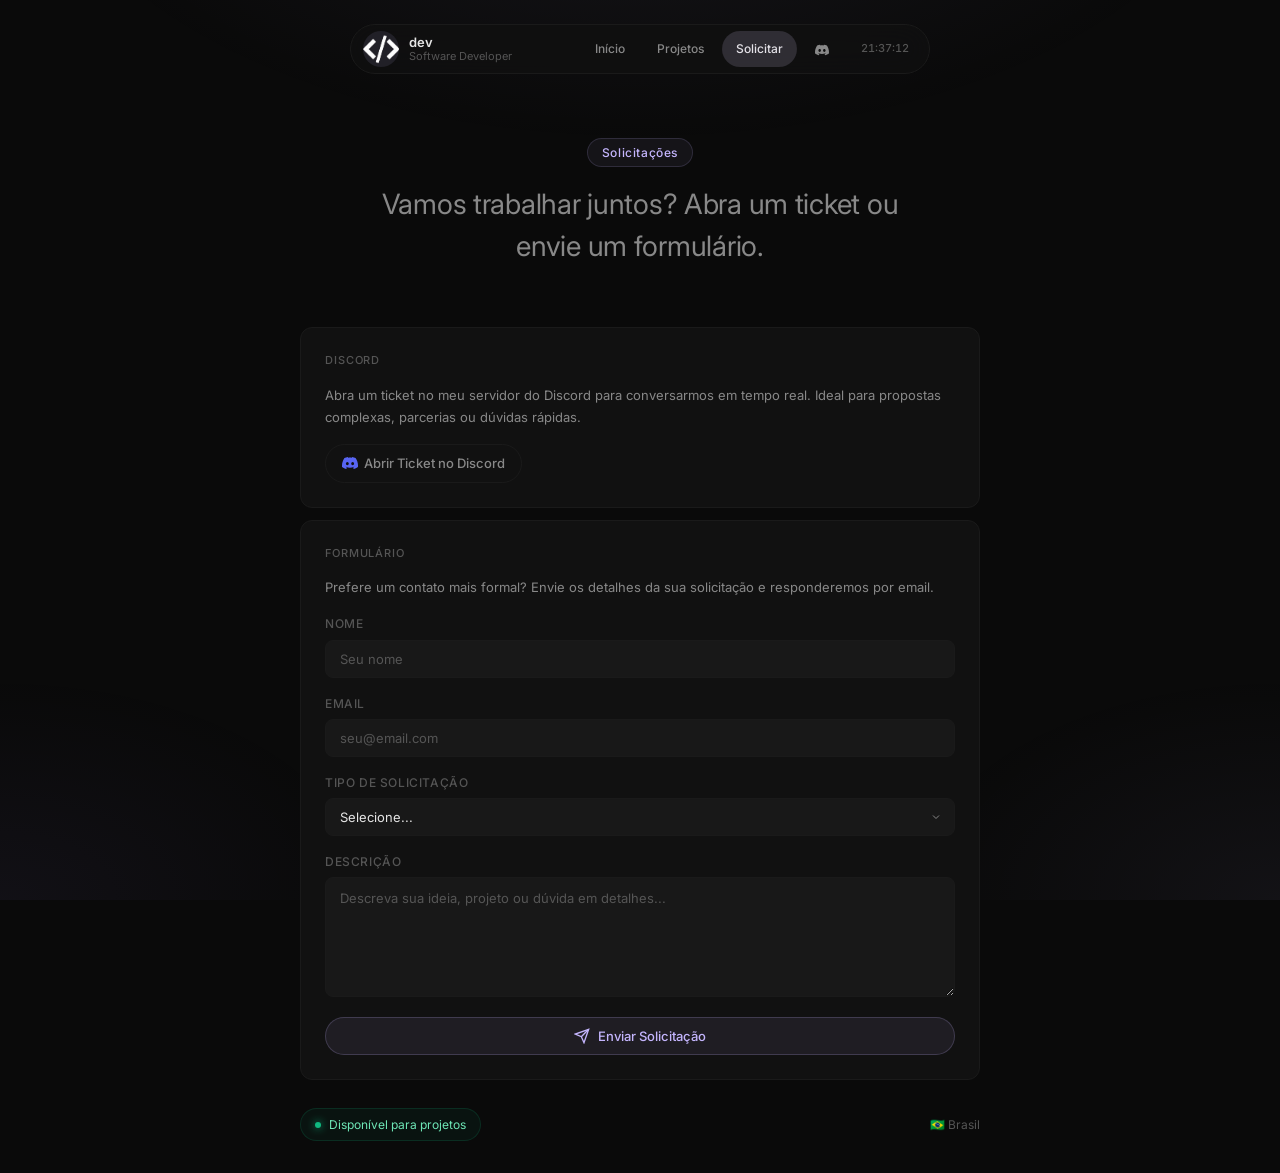
<file: requests.html>
<!DOCTYPE html>
<html lang="pt-BR">
<head>
    <meta charset="UTF-8">
    <meta name="viewport" content="width=device-width, initial-scale=1.0">
    <meta name="description" content="Px — Solicitações de projetos, parcerias e contato.">
    <meta name="author" content="Px">
    <meta name="theme-color" content="#c4b5fd">

    <meta property="og:title" content="Px — Solicitações">
    <meta property="og:description" content="Solicite um orçamento, parceria ou entre em contato.">
    <meta property="og:type" content="website">

    <title>Solicitações | Px</title>
    <link rel="preconnect" href="https://fonts.googleapis.com">
    <link rel="preconnect" href="https://fonts.gstatic.com" crossorigin>
    <link href="https://fonts.googleapis.com/css2?family=Inter:wght@300;400;500;600&display=swap" rel="stylesheet">
    <link rel="stylesheet" href="styles.css">
    <link rel="icon" type="image/png" href="fotos/ChatGPT_Image_13_de_mai._de_2026__22_15_35-removebg-preview.png">
</head>
<body>
    <!-- Header -->
    <header class="header reveal">
        <div class="header-left">
            <div class="avatar">
                <img id="avatarImg" src="fotos/ChatGPT_Image_13_de_mai._de_2026__22_15_35-removebg-preview.png" alt="Avatar" loading="lazy" decoding="async">
            </div>
            <div class="header-info">
                <span class="header-name" id="discordName">dev</span>
                <span class="header-role">Software Developer</span>
                <span class="discord-status" id="discordStatus">Offline</span>
            </div>
        </div>
        <nav class="header-nav">
            <a href="index.html" class="nav-pill">Início</a>
            <a href="projects.html" class="nav-pill">Projetos</a>
            <a href="requests.html" class="nav-pill active">Solicitar</a>
            <a href="https://discord.gg/S3mpvkFUbD" target="_blank" rel="noopener noreferrer" class="nav-pill" title="Discord">
                <svg width="14" height="14" viewBox="0 0 24 24" fill="currentColor" style="vertical-align:middle">
                    <path d="M20.317 4.3698a19.7913 19.7913 0 00-4.8851-1.5152.0741.0741 0 00-.0785.0371c-.211.3753-.4447.8648-.6083 1.2495-1.8447-.2762-3.68-.2762-5.4868 0-.1636-.3933-.4058-.8742-.6177-1.2495a.077.077 0 00-.0785-.037 19.7363 19.7363 0 00-4.8852 1.515.0699.0699 0 00-.0321.0277C.5334 9.0458-.319 13.5799.0992 18.0578a.0824.0824 0 00.0312.0561c2.0528 1.5076 4.0413 2.4228 5.9929 3.0294a.0777.0777 0 00.0842-.0276c.4616-.6304.8731-1.2952 1.226-1.9942a.076.076 0 00-.0416-.1057c-.6528-.2476-1.2743-.5495-1.8722-.8923a.077.077 0 01-.0076-.1277c.1258-.0943.2517-.1923.3718-.2914a.0743.0743 0 01.0776-.0105c3.9278 1.7933 8.18 1.7933 12.0614 0a.0739.0739 0 01.0785.0095c.1202.099.246.1981.3728.2924a.077.077 0 01-.0066.1276 12.2986 12.2986 0 01-1.873.8914.0766.0766 0 00-.0407.1067c.3604.698.7719 1.3628 1.225 1.9932a.076.076 0 00.0842.0286c1.961-.6067 3.9495-1.5219 6.0023-3.0294a.077.077 0 00.0313-.0552c.5004-5.177-.8382-9.6739-3.5485-13.6604a.061.061 0 00-.0312-.0286zM8.02 15.3312c-1.1825 0-2.1569-1.0857-2.1569-2.419 0-1.3332.9555-2.4189 2.157-2.4189 1.2108 0 2.1757 1.0952 2.1568 2.419 0 1.3332-.9555 2.4189-2.1569 2.4189zm7.9748 0c-1.1825 0-2.1569-1.0857-2.1569-2.419 0-1.3332.9554-2.4189 2.1569-2.4189 1.2108 0 2.1757 1.0952 2.1568 2.419 0 1.3332-.946 2.4189-2.1568 2.4189Z"/>
                </svg>
            </a>
            <span class="nav-pill clock" id="clock">00:00:00</span>
        </nav>
    </header>

    <!-- Main Content -->
    <main class="main">
        <section class="hero" style="padding-bottom: 32px">
            <p class="hero-kicker">Solicitações</p>
            <h1 class="hero-tagline">
                Vamos trabalhar juntos? Abra um ticket ou envie um formulário.
            </h1>
        </section>

        <section class="cards-grid" style="grid-template-columns:1fr">
            <!-- Discord Card -->
            <div class="card reveal">
                <div class="card-section" style="margin-bottom:0">
                    <h2 class="card-label">DISCORD</h2>
                    <p class="card-text" style="margin-bottom:16px">
                        Abra um ticket no meu servidor do Discord para conversarmos em tempo real. Ideal para propostas complexas, parcerias ou dúvidas rápidas.
                    </p>
                    <a href="https://discord.gg/S3mpvkFUbD" target="_blank" rel="noopener noreferrer" class="social-pill" style="display:inline-flex">
                        <svg width="16" height="16" viewBox="0 0 24 24" fill="#5865f2"><path d="M20.317 4.3698a19.7913 19.7913 0 00-4.8851-1.5152.0741.0741 0 00-.0785.0371c-.211.3753-.4447.8648-.6083 1.2495-1.8447-.2762-3.68-.2762-5.4868 0-.1636-.3933-.4058-.8742-.6177-1.2495a.077.077 0 00-.0785-.037 19.7363 19.7363 0 00-4.8852 1.515.0699.0699 0 00-.0321.0277C.5334 9.0458-.319 13.5799.0992 18.0578a.0824.0824 0 00.0312.0561c2.0528 1.5076 4.0413 2.4228 5.9929 3.0294a.0777.0777 0 00.0842-.0276c.4616-.6304.8731-1.2952 1.226-1.9942a.076.076 0 00-.0416-.1057c-.6528-.2476-1.2743-.5495-1.8722-.8923a.077.077 0 01-.0076-.1277c.1258-.0943.2517-.1923.3718-.2914a.0743.0743 0 01.0776-.0105c3.9278 1.7933 8.18 1.7933 12.0614 0a.0739.0739 0 01.0785.0095c.1202.099.246.1981.3728.2924a.077.077 0 01-.0066.1276 12.2986 12.2986 0 01-1.873.8914.0766.0766 0 00-.0407.1067c.3604.698.7719 1.3628 1.225 1.9932a.076.076 0 00.0842.0286c1.961-.6067 3.9495-1.5219 6.0023-3.0294a.077.077 0 00.0313-.0552c.5004-5.177-.8382-9.6739-3.5485-13.6604a.061.061 0 00-.0312-.0286zM8.02 15.3312c-1.1825 0-2.1569-1.0857-2.1569-2.419 0-1.3332.9555-2.4189 2.157-2.4189 1.2108 0 2.1757 1.0952 2.1568 2.419 0 1.3332-.9555 2.4189-2.1569 2.4189zm7.9748 0c-1.1825 0-2.1569-1.0857-2.1569-2.419 0-1.3332.9554-2.4189 2.1569-2.4189 1.2108 0 2.1757 1.0952 2.1568 2.419 0 1.3332-.946 2.4189-2.1568 2.4189Z"/></svg>
                        Abrir Ticket no Discord
                    </a>
                </div>
            </div>

            <!-- Form Card -->
            <div class="card reveal delay-2">
                <div class="card-section" style="margin-bottom:0">
                    <h2 class="card-label">FORMULÁRIO</h2>
                    <p class="card-text" style="margin-bottom:16px">
                        Prefere um contato mais formal? Envie os detalhes da sua solicitação e responderemos por email.
                    </p>
                    <form class="request-form" action="https://formsubmit.co/pedrovoltarelli587@gmail.com" method="POST">
                        <input type="hidden" name="_subject" value="Nova Solicitação - onlypx">
                        <input type="hidden" name="_captcha" value="false">
                        <input type="hidden" name="_template" value="table">

                        <div class="form-group">
                            <label class="form-label" for="name">Nome</label>
                            <input type="text" id="name" name="Nome" class="form-input" required placeholder="Seu nome">
                        </div>

                        <div class="form-group">
                            <label class="form-label" for="email">Email</label>
                            <input type="email" id="email" name="Email" class="form-input" required placeholder="seu@email.com">
                        </div>

                        <div class="form-group">
                            <label class="form-label" for="type">Tipo de Solicitação</label>
                            <select id="type" name="Tipo" class="form-input" required>
                                <option value="">Selecione...</option>
                                <option value="Orçamento">Orçamento</option>
                                <option value="Parceria">Parceria</option>
                                <option value="Suporte">Suporte</option>
                                <option value="Outro">Outro</option>
                            </select>
                        </div>

                        <div class="form-group">
                            <label class="form-label" for="description">Descrição</label>
                            <textarea id="description" name="Descrição" class="form-input form-textarea" required placeholder="Descreva sua ideia, projeto ou dúvida em detalhes..."></textarea>
                        </div>

                        <button type="submit" class="form-submit">
                            <svg width="16" height="16" viewBox="0 0 24 24" fill="none" stroke="currentColor" stroke-width="2"><path d="M22 2L11 13"/><path d="M22 2l-7 20-4-9-9-4 20-7z"/></svg>
                            Enviar Solicitação
                        </button>
                    </form>
                </div>
            </div>
        </section>
    </main>

    <!-- Footer -->
    <footer class="footer reveal">
        <div class="footer-left">
            <span class="status-badge">
                <span class="status-dot"></span>
                Disponível para projetos
            </span>
        </div>
        <div class="footer-right">
            <span>🇧🇷 Brasil</span>
        </div>
    </footer>

    <script src="script.js"></script>
</body>
</html>
</file>
<file: styles.css>
:root {
    --bg: #0a0a0a;
    --bg-card: #111111;
    --border: #1a1a1a;
    --border-hover: #2a2a2a;
    --text: #e5e5e5;
    --text-secondary: #888888;
    --text-muted: #555555;
    --accent: #c4b5fd;
    --accent-glow: rgba(196, 181, 253, 0.15);
    --font: 'Inter', -apple-system, BlinkMacSystemFont, sans-serif;
    --radius: 12px;
    --radius-sm: 8px;
    --radius-pill: 100px;
    --transition: 0.35s cubic-bezier(0.4, 0, 0.2, 1);
    --transition-slow: 0.6s cubic-bezier(0.4, 0, 0.2, 1);
}

*, *::before, *::after {
    margin: 0;
    padding: 0;
    box-sizing: border-box;
}

html {
    scroll-behavior: smooth;
    overflow-y: scroll;
    -ms-overflow-style: none;
    scrollbar-width: none;
}

html::-webkit-scrollbar {
    display: none;
}

body {
    background: var(--bg);
    color: var(--text);
    font-family: var(--font);
    font-size: 14px;
    line-height: 1.6;
    min-height: 100vh;
    display: flex;
    flex-direction: column;
    align-items: center;
    -webkit-font-smoothing: antialiased;
    -moz-osx-font-smoothing: grayscale;
    overflow-x: hidden;
}

/* Animated Background */
body::before {
    content: '';
    position: fixed;
    inset: 0;
    z-index: -1;
    background:
        radial-gradient(ellipse 80% 60% at 50% -20%, rgba(196, 181, 253, 0.08) 0%, transparent 60%),
        radial-gradient(ellipse 60% 50% at 0% 100%, rgba(167, 139, 250, 0.05) 0%, transparent 50%),
        radial-gradient(ellipse 60% 50% at 100% 100%, rgba(196, 181, 253, 0.05) 0%, transparent 50%);
    animation: bgShift 12s ease-in-out infinite alternate;
}

@keyframes bgShift {
    0% { transform: translate(0, 0) scale(1); }
    50% { transform: translate(2%, 1%) scale(1.02); }
    100% { transform: translate(-1%, -1%) scale(1.01); }
}

/* ============================================
   Page Transition Overlay
   ============================================ */
.page-transition {
    position: fixed;
    inset: 0;
    z-index: 9999;
    pointer-events: none;
    background: var(--bg);
    opacity: 0;
    transition: opacity 0.45s cubic-bezier(0.4, 0, 0.2, 1);
}

.page-transition.active {
    opacity: 1;
    pointer-events: all;
}

/* ============================================
   Reset / Links
   ============================================ */
a {
    color: inherit;
    text-decoration: none;
}

/* ============================================
   Animations de Entrada (Reveal)
   ============================================ */
.reveal {
    opacity: 0;
    transform: translateY(24px);
    transition: opacity 0.7s cubic-bezier(0.4, 0, 0.2, 1),
                transform 0.7s cubic-bezier(0.4, 0, 0.2, 1);
}

.reveal.visible {
    opacity: 1;
    transform: translateY(0);
}

.reveal-left {
    opacity: 0;
    transform: translateX(-30px);
    transition: opacity 0.7s cubic-bezier(0.4, 0, 0.2, 1),
                transform 0.7s cubic-bezier(0.4, 0, 0.2, 1);
}

.reveal-left.visible {
    opacity: 1;
    transform: translateX(0);
}

.reveal-right {
    opacity: 0;
    transform: translateX(30px);
    transition: opacity 0.7s cubic-bezier(0.4, 0, 0.2, 1),
                transform 0.7s cubic-bezier(0.4, 0, 0.2, 1);
}

.reveal-right.visible {
    opacity: 1;
    transform: translateX(0);
}

.reveal-scale {
    opacity: 0;
    transform: scale(0.95);
    transition: opacity 0.6s cubic-bezier(0.4, 0, 0.2, 1),
                transform 0.6s cubic-bezier(0.4, 0, 0.2, 1);
}

.reveal-scale.visible {
    opacity: 1;
    transform: scale(1);
}

/* Delay helpers */
.delay-1 { transition-delay: 0.1s; }
.delay-2 { transition-delay: 0.2s; }
.delay-3 { transition-delay: 0.3s; }
.delay-4 { transition-delay: 0.4s; }
.delay-5 { transition-delay: 0.5s; }

/* ============================================
   Header
   ============================================ */
.header {
    position: sticky;
    top: 16px;
    z-index: 100;
    display: flex;
    align-items: center;
    justify-content: space-between;
    gap: 12px;
    background: rgba(17, 17, 17, 0.75);
    backdrop-filter: blur(16px);
    -webkit-backdrop-filter: blur(16px);
    border: 1px solid var(--border);
    border-radius: var(--radius-pill);
    padding: 6px 6px 6px 12px;
    margin-top: 24px;
    width: 100%;
    max-width: 580px;
    transition: border-color var(--transition), box-shadow var(--transition);
    box-sizing: border-box;
}

.header:hover {
    border-color: var(--border-hover);
    box-shadow: 0 0 30px rgba(196, 181, 253, 0.04);
}

.header-left {
    display: flex;
    align-items: center;
    gap: 10px;
}

.avatar {
    width: 36px;
    height: 36px;
    border-radius: 50%;
    display: flex;
    align-items: center;
    justify-content: center;
    font-size: 14px;
    font-weight: 600;
    color: var(--accent);
    background: rgba(196, 181, 253, 0.1);
    flex-shrink: 0;
    overflow: hidden;
    transition: transform var(--transition), box-shadow var(--transition);
}

.avatar:hover {
    transform: scale(1.08);
    box-shadow: 0 0 20px rgba(196, 181, 253, 0.2);
}

.avatar img {
    width: 100%;
    height: 100%;
    object-fit: cover;
    border-radius: 50%;
    display: block !important;
    transition: transform var(--transition);
}

.avatar img[src=""] {
    display: none;
}

.avatar:has(img[src=""])::after {
    content: 'P';
    font-size: 14px;
    font-weight: 600;
    color: var(--accent);
}

.avatar:hover img {
    transform: scale(1.1);
}

.header-info {
    display: flex;
    flex-direction: column;
    line-height: 1.2;
}

.header-name {
    font-weight: 600;
    font-size: 13px;
    color: var(--text);
}

.header-role {
    font-size: 11px;
    color: var(--text-muted);
}

.discord-status {
    font-size: 11px;
    color: var(--text-muted);
    display: none;
    align-items: center;
    gap: 6px;
}

.discord-status.loaded {
    display: flex;
}

.discord-status::before {
    content: '';
    width: 6px;
    height: 6px;
    border-radius: 50%;
    background: var(--text-muted);
    flex-shrink: 0;
}

.discord-status.online {
    color: #10b981;
}

.discord-status.online::before {
    background: #10b981;
    box-shadow: 0 0 8px #10b981;
}

.discord-status.idle {
    color: #f59e0b;
}

.discord-status.idle::before {
    background: #f59e0b;
    box-shadow: 0 0 8px #f59e0b;
}

.discord-status.dnd {
    color: #ef4444;
}

.discord-status.dnd::before {
    background: #ef4444;
    box-shadow: 0 0 8px #ef4444;
}

.header-nav {
    display: flex;
    align-items: center;
    gap: 4px;
}

.nav-pill {
    padding: 8px 14px;
    border-radius: var(--radius-pill);
    font-size: 12px;
    font-weight: 500;
    color: var(--text-secondary);
    transition: all var(--transition);
    border: none;
    background: none;
    cursor: pointer;
    position: relative;
    touch-action: manipulation;
}

.nav-pill::after {
    content: '';
    position: absolute;
    inset: 0;
    border-radius: var(--radius-pill);
    background: rgba(196, 181, 253, 0.08);
    opacity: 0;
    transition: opacity var(--transition);
}

.nav-pill:hover {
    color: var(--text);
    background: rgba(255, 255, 255, 0.04);
}

.nav-pill.active {
    color: var(--text);
    background: rgba(255, 255, 255, 0.08);
}

.nav-pill.active::after {
    opacity: 1;
}

.nav-pill.clock {
    font-variant-numeric: tabular-nums;
    color: var(--text-muted);
    cursor: default;
    font-size: 11px;
}

.nav-pill svg {
    vertical-align: middle;
}

/* ============================================
   Main
   ============================================ */
.main {
    width: 100%;
    max-width: 720px;
    padding: 0 20px;
    flex: 1;
}

/* ============================================
   Hero
   ============================================ */
.hero {
    text-align: center;
    padding: 64px 0 48px;
}

.hero-kicker {
    display: inline-block;
    font-size: 12px;
    color: var(--accent);
    letter-spacing: 0.05em;
    font-weight: 500;
    margin-bottom: 16px;
    border: 1px solid rgba(196, 181, 253, 0.15);
    background: rgba(196, 181, 253, 0.06);
    padding: 4px 14px;
    border-radius: var(--radius-pill);
}

.hero-tagline {
    font-size: clamp(20px, 3.5vw, 28px);
    font-weight: 400;
    color: var(--text-secondary);
    line-height: 1.5;
    max-width: 520px;
    margin: 0 auto 28px;
    letter-spacing: -0.01em;
}

.hero-tagline .highlight {
    color: var(--text);
    font-weight: 600;
    position: relative;
    display: inline-block;
}

.hero-tagline .highlight::after {
    content: '';
    position: absolute;
    bottom: -1px;
    left: 0;
    width: 100%;
    height: 2px;
    background: linear-gradient(90deg, var(--accent), transparent);
    border-radius: 1px;
    transform: scaleX(0);
    transform-origin: left;
    transition: transform var(--transition-slow);
}

.hero-tagline .highlight:hover::after {
    transform: scaleX(1);
}

.hero-meta {
    display: flex;
    justify-content: center;
    gap: 20px;
    font-size: 12px;
    color: var(--text-muted);
    margin-bottom: 28px;
}

.hero-meta span {
    position: relative;
}

.hero-meta span:not(:last-child)::after {
    content: '·';
    position: absolute;
    right: -12px;
    color: var(--text-muted);
}

.social-links {
    display: flex;
    justify-content: center;
    gap: 8px;
    flex-wrap: wrap;
}

.social-pill {
    display: inline-flex;
    align-items: center;
    gap: 6px;
    padding: 8px 16px;
    border-radius: var(--radius-pill);
    border: 1px solid var(--border);
    font-size: 13px;
    font-weight: 500;
    color: var(--text-secondary);
    transition: all var(--transition);
    position: relative;
    overflow: hidden;
    touch-action: manipulation;
}

.social-pill::before {
    content: '';
    position: absolute;
    inset: -1px;
    border-radius: var(--radius-pill);
    background: linear-gradient(135deg, var(--accent), transparent, transparent);
    opacity: 0;
    z-index: -1;
    transition: opacity var(--transition);
}

.social-pill:hover {
    color: var(--text);
    border-color: var(--border-hover);
    background: rgba(255, 255, 255, 0.03);
    transform: translateY(-2px);
    box-shadow: 0 4px 16px rgba(196, 181, 253, 0.08);
}

.social-pill:hover::before {
    opacity: 0.5;
}

.social-pill:active {
    transform: translateY(0);
}

/* ============================================
   Cards
   ============================================ */
.card {
    background: var(--bg-card);
    border: 1px solid var(--border);
    border-radius: var(--radius);
    padding: 24px;
    position: relative;
    transition: all var(--transition);
}

.card::before {
    content: '';
    position: absolute;
    inset: -1px;
    border-radius: calc(var(--radius) + 1px);
    background: linear-gradient(135deg, rgba(196, 181, 253, 0.12), transparent 40%, transparent 60%, rgba(196, 181, 253, 0.06));
    opacity: 0;
    z-index: 0;
    transition: opacity var(--transition);
    pointer-events: none;
}

.card:hover::before {
    opacity: 1;
}

.card > * {
    position: relative;
    z-index: 1;
}

.card:hover {
    border-color: rgba(196, 181, 253, 0.15);
    box-shadow: 0 0 30px rgba(196, 181, 253, 0.04);
    transform: translateY(-2px);
}

.card-section {
    margin-bottom: 28px;
}

.card-section:last-child {
    margin-bottom: 0;
}

.cards-grid {
    display: grid;
    grid-template-columns: 1fr 1fr;
    gap: 12px;
    margin-bottom: 12px;
}

.card-label {
    font-size: 11px;
    font-weight: 500;
    letter-spacing: 0.08em;
    color: var(--text-muted);
    margin-bottom: 14px;
    text-transform: uppercase;
}

.card-text {
    font-size: 13px;
    color: var(--text-secondary);
    line-height: 1.7;
}

.focus-row {
    display: flex;
    flex-wrap: wrap;
    gap: 6px;
    margin-bottom: 28px;
}

.focus-row span {
    padding: 4px 12px;
    border-radius: var(--radius-pill);
    background: rgba(196, 181, 253, 0.06);
    border: 1px solid rgba(196, 181, 253, 0.1);
    font-size: 11px;
    color: var(--accent);
    transition: all var(--transition);
}

.focus-row span:hover {
    background: rgba(196, 181, 253, 0.12);
    border-color: rgba(196, 181, 253, 0.2);
    transform: translateY(-1px);
}

.badge img {
    filter: grayscale(100%) brightness(0.55);
}

/* ============================================
   Experience
   ============================================ */
.experience-item {
    margin-bottom: 16px;
    padding: 12px;
    border-radius: var(--radius-sm);
    transition: background var(--transition);
}

.experience-item:hover {
    background: rgba(255, 255, 255, 0.02);
}

.experience-item:last-child {
    margin-bottom: 0;
}

.exp-header {
    display: flex;
    justify-content: space-between;
    align-items: flex-start;
    gap: 12px;
}

.exp-title {
    font-size: 14px;
    font-weight: 600;
    color: var(--text);
    line-height: 1.3;
}

.exp-subtitle {
    font-size: 12px;
    color: var(--text-muted);
}

.exp-date {
    font-size: 12px;
    color: var(--text-muted);
    white-space: nowrap;
    flex-shrink: 0;
}

/* ============================================
   Stack
   ============================================ */
.stack-grid {
    display: grid;
    grid-template-columns: 1fr 1fr;
    gap: 20px;
}

.stack-category {
    font-size: 12px;
    font-weight: 500;
    color: var(--text-muted);
    margin-bottom: 8px;
}

.stack-badges {
    display: flex;
    flex-wrap: wrap;
    gap: 6px;
}

.badge {
    display: inline-flex;
    align-items: center;
    gap: 6px;
    padding: 6px 12px;
    border-radius: var(--radius-sm);
    background: rgba(255, 255, 255, 0.04);
    font-size: 12px;
    font-weight: 500;
    color: var(--text-secondary);
    transition: all var(--transition);
}

.badge:hover {
    background: rgba(255, 255, 255, 0.07);
    color: var(--text);
    transform: translateY(-1px);
}

.badge.sm {
    padding: 4px 10px;
    font-size: 11px;
}

/* ============================================
   Projects Page
   ============================================ */
.projects-section {
    margin-bottom: 24px;
}

.projects-list {
    display: flex;
    flex-direction: column;
    gap: 16px;
}

.project-item {
    display: flex;
    align-items: center;
    gap: 16px;
    padding: 16px;
    border-radius: var(--radius-sm);
    background: rgba(255, 255, 255, 0.02);
    border: 1px solid transparent;
    transition: all var(--transition);
    position: relative;
    overflow: hidden;
}

.project-item::before {
    content: '';
    position: absolute;
    left: 0;
    top: 0;
    width: 3px;
    height: 100%;
    background: linear-gradient(180deg, var(--accent), transparent);
    opacity: 0;
    transition: opacity var(--transition);
}

.project-item:hover {
    border-color: var(--border);
    background: rgba(255, 255, 255, 0.03);
    transform: translateX(4px);
}

.project-item:hover::before {
    opacity: 1;
}

.project-thumb {
    width: 80px;
    height: 56px;
    border-radius: var(--radius-sm);
    overflow: hidden;
    flex-shrink: 0;
    background: rgba(255, 255, 255, 0.04);
    border: 1px solid var(--border);
    transition: all var(--transition);
    display: flex;
    align-items: center;
    justify-content: center;
}

.project-item:hover .project-thumb {
    border-color: var(--border-hover);
}

.project-thumb img {
    width: 100%;
    height: 100%;
    object-fit: cover;
    transition: transform var(--transition);
    border-radius: 0;
}

.project-thumb img.logo {
    width: auto;
    height: auto;
    max-width: 60%;
    max-height: 60%;
    object-fit: contain;
}

.project-item:hover .project-thumb img {
    transform: scale(1.08);
}

.project-item:hover .project-thumb img.logo {
    transform: scale(1.12);
}

.project-thumb-placeholder {
    width: 100%;
    height: 100%;
    display: flex;
    align-items: center;
    justify-content: center;
    font-size: 16px;
    color: var(--text-muted);
    background: rgba(196, 181, 253, 0.03);
}



.project-info {
    flex: 1;
    min-width: 0;
}

.project-name {
    font-size: 14px;
    font-weight: 600;
    color: var(--text);
    margin-bottom: 2px;
}

.project-desc {
    font-size: 12px;
    color: var(--text-muted);
    line-height: 1.5;
}

.project-tags {
    display: flex;
    gap: 4px;
    flex-shrink: 0;
}

.project-links {
    display: flex;
    gap: 4px;
    flex-shrink: 0;
}

.link-pill {
    padding: 6px 12px;
    border-radius: var(--radius-pill);
    border: 1px solid var(--border);
    font-size: 11px;
    font-weight: 500;
    color: var(--text-secondary);
    transition: all var(--transition);
}

.link-pill:hover {
    color: var(--text);
    border-color: var(--border-hover);
    transform: translateY(-1px);
    box-shadow: 0 2px 8px rgba(0, 0, 0, 0.3);
}

.link-pill:active {
    transform: translateY(0);
}

/* ============================================
   Request Form
   ============================================ */
.request-form {
    display: flex;
    flex-direction: column;
    gap: 16px;
}

.form-group {
    display: flex;
    flex-direction: column;
    gap: 6px;
}

.form-label {
    font-size: 12px;
    font-weight: 500;
    color: var(--text-muted);
    text-transform: uppercase;
    letter-spacing: 0.05em;
}

.form-input {
    width: 100%;
    padding: 10px 14px;
    border-radius: var(--radius-sm);
    border: 1px solid var(--border);
    background: rgba(255, 255, 255, 0.03);
    color: var(--text);
    font-family: var(--font);
    font-size: 13px;
    transition: all var(--transition);
    outline: none;
}

.form-input:hover {
    border-color: var(--border-hover);
}

.form-input:focus {
    border-color: rgba(196, 181, 253, 0.25);
    box-shadow: 0 0 0 3px rgba(196, 181, 253, 0.06);
}

.form-input::placeholder {
    color: var(--text-muted);
}

.form-textarea {
    min-height: 120px;
    resize: vertical;
    line-height: 1.6;
}

select.form-input {
    cursor: pointer;
    appearance: none;
    background-image: url("data:image/svg+xml,%3Csvg xmlns='http://www.w3.org/2000/svg' width='12' height='12' viewBox='0 0 24 24' fill='none' stroke='%23888' stroke-width='2'%3E%3Cpath d='M6 9l6 6 6-6'/%3E%3C/svg%3E");
    background-repeat: no-repeat;
    background-position: right 12px center;
    padding-right: 36px;
}

select.form-input option {
    background: #111;
    color: var(--text);
}

.form-submit {
    display: inline-flex;
    align-items: center;
    justify-content: center;
    gap: 8px;
    padding: 10px 20px;
    border-radius: var(--radius-pill);
    border: 1px solid rgba(196, 181, 253, 0.2);
    background: rgba(196, 181, 253, 0.08);
    color: var(--accent);
    font-family: var(--font);
    font-size: 13px;
    font-weight: 500;
    cursor: pointer;
    transition: all var(--transition);
    margin-top: 4px;
}

.form-submit:hover {
    background: rgba(196, 181, 253, 0.14);
    border-color: rgba(196, 181, 253, 0.3);
    transform: translateY(-1px);
    box-shadow: 0 4px 16px rgba(196, 181, 253, 0.08);
}

.form-submit:active {
    transform: translateY(0);
}

/* ============================================
   Footer
   ============================================ */
.footer {
    width: 100%;
    max-width: 720px;
    padding: 16px 20px 32px;
    display: flex;
    justify-content: space-between;
    align-items: center;
}

.status-badge {
    display: inline-flex;
    align-items: center;
    gap: 8px;
    padding: 6px 14px;
    border-radius: var(--radius-pill);
    border: 1px solid rgba(16, 185, 129, 0.15);
    background: rgba(16, 185, 129, 0.05);
    font-size: 12px;
    color: #6ee7b7;
    transition: all var(--transition);
}

.status-badge:hover {
    border-color: rgba(16, 185, 129, 0.25);
    box-shadow: 0 0 20px rgba(16, 185, 129, 0.05);
}

.status-dot {
    width: 6px;
    height: 6px;
    border-radius: 50%;
    background: #10b981;
    box-shadow: 0 0 8px #10b981;
    animation: pulse 2s ease-in-out infinite;
}

.footer-right {
    font-size: 12px;
    color: var(--text-muted);
}

/* ============================================
   Animations
   ============================================ */
@keyframes pulse {
    0%, 100% { opacity: 1; }
    50% { opacity: 0.4; }
}

@keyframes shine {
    0% { background-position: 200% center; }
    100% { background-position: -200% center; }
}

@keyframes float {
    0%, 100% { transform: translateY(0); }
    50% { transform: translateY(-4px); }
}

@keyframes fadeScaleIn {
    from { opacity: 0; transform: scale(0.95); }
    to { opacity: 1; transform: scale(1); }
}

/* ============================================
   Performance: Reduced Motion & Mobile GPU
   ============================================ */
@media (prefers-reduced-motion: reduce) {
    body::before {
        animation: none;
    }
    .reveal {
        opacity: 1;
        transform: none;
        transition: none;
    }
}

/* ============================================
   Responsive
   ============================================ */
@media (max-width: 640px) {
    body::before {
        animation: none;
    }

    .header {
        margin: 12px 12px 0;
        width: calc(100% - 24px);
        padding: 6px 8px 6px 10px;
        backdrop-filter: none;
        -webkit-backdrop-filter: none;
        background: rgba(17, 17, 17, 0.95);
    }

    .header-left {
        gap: 8px;
        min-width: 0;
    }

    .avatar {
        width: 32px;
        height: 32px;
    }

    .header-info {
        flex-direction: column;
        align-items: flex-start;
        gap: 1px;
        min-width: 0;
    }

    .header-role {
        display: none;
    }

    .header-name {
        font-size: 12px;
        white-space: nowrap;
        overflow: hidden;
        text-overflow: ellipsis;
    }

    .discord-status {
        font-size: 10px;
    }

    .header-nav {
        gap: 2px;
        flex-shrink: 0;
    }

    .nav-pill {
        padding: 6px 10px;
        font-size: 11px;
    }

    .cards-grid {
        grid-template-columns: 1fr;
    }

    .stack-grid {
        grid-template-columns: 1fr 1fr;
    }

    .project-item {
        flex-direction: column;
        align-items: flex-start;
    }

    .project-thumb {
        width: 100%;
        height: 120px;
    }

    .project-tags, .project-links {
        flex-wrap: wrap;
    }

    .hero {
        padding: 40px 0 32px;
    }

    .hero-tagline {
        font-size: 18px;
    }

    .hero-meta {
        flex-wrap: wrap;
        gap: 8px 16px;
        max-width: 320px;
        margin-left: auto;
        margin-right: auto;
    }

    .hero-meta span:not(:last-child)::after {
        display: none;
    }

    .social-links {
        gap: 6px;
    }

    .social-pill {
        padding: 8px 14px;
        font-size: 12px;
    }

    .footer {
        flex-direction: column;
        gap: 12px;
        text-align: center;
        padding: 16px 16px 24px;
    }

    .main {
        padding: 0 16px;
    }
}

@media (max-width: 480px) {
    .header {
        margin: 10px 10px 0;
        width: calc(100% - 20px);
    }

    .avatar {
        width: 30px;
        height: 30px;
    }

    .header-name {
        font-size: 11px;
    }

    .nav-pill {
        padding: 5px 8px;
        font-size: 10px;
    }

    .social-pill {
        padding: 6px 12px;
        font-size: 11px;
    }

    .hero {
        padding: 32px 0 28px;
    }

    .hero-tagline {
        font-size: 16px;
    }

    .hero-meta {
        font-size: 11px;
        gap: 6px 12px;
    }

    .card {
        padding: 18px;
    }

    .card-label {
        font-size: 10px;
    }

    .card-text {
        font-size: 12px;
    }
}

@media (max-width: 360px) {
    .header {
        margin: 8px 8px 0;
        width: calc(100% - 16px);
        padding: 4px 6px 4px 8px;
    }

    .avatar {
        width: 28px;
        height: 28px;
    }

    .header-name {
        font-size: 10px;
    }

    .nav-pill {
        padding: 4px 6px;
        font-size: 9px;
    }

    .hero-tagline {
        font-size: 15px;
    }

    .social-pill {
        padding: 6px 10px;
        font-size: 10px;
    }
}
</file>
